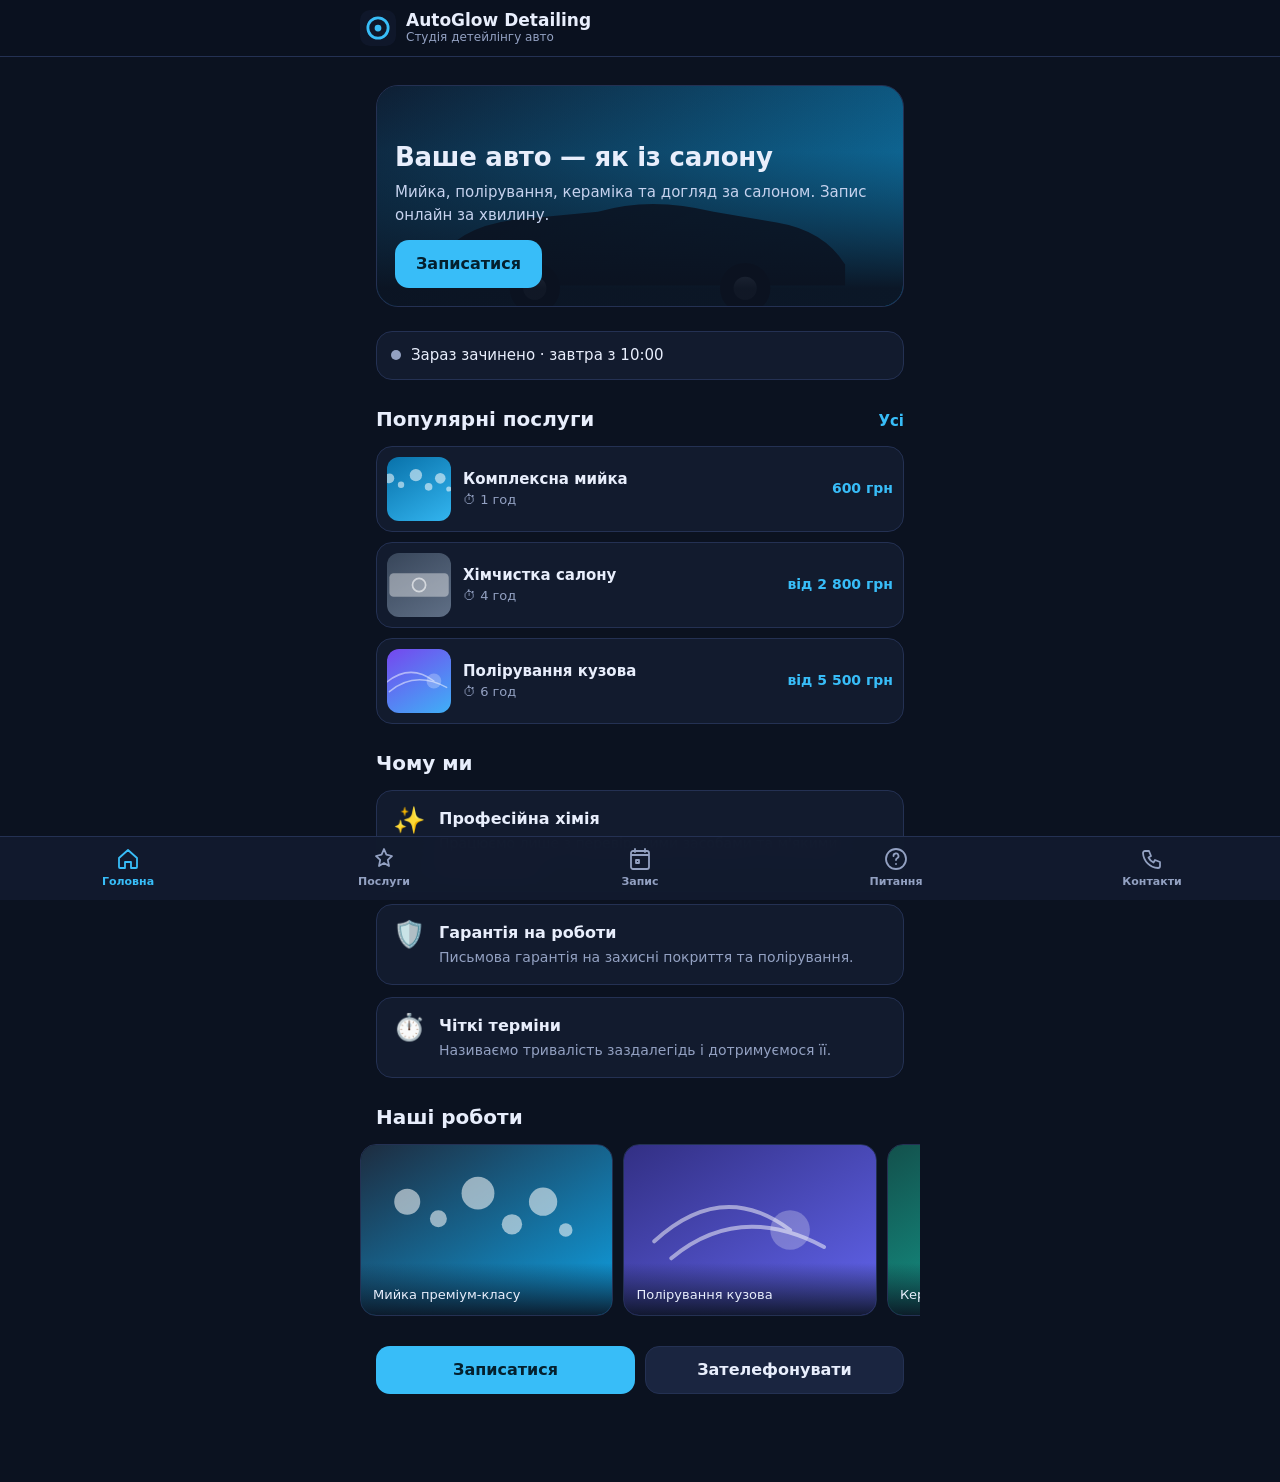
<file: index.html>
<!doctype html>
<html lang="uk">
<head>
  <meta charset="utf-8">
  <meta name="viewport" content="width=device-width, initial-scale=1, viewport-fit=cover">
  <title>Детейлінг-студія</title>
  <meta name="description" content="Студія детейлінгу авто: послуги та онлайн-запис">
  <meta name="theme-color" content="#0f172a">
  <link rel="manifest" href="manifest.webmanifest">
  <link rel="icon" href="assets/logo.svg" type="image/svg+xml">
  <link rel="apple-touch-icon" href="assets/icon-180.png">
  <meta name="apple-mobile-web-app-capable" content="yes">
  <meta name="mobile-web-app-capable" content="yes">
  <meta name="apple-mobile-web-app-status-bar-style" content="black-translucent">
  <link rel="stylesheet" href="styles.css">
</head>
<body>
  <header class="topbar">
    <a class="brand" href="#/home" aria-label="На головну">
      <img class="brand-logo" id="brand-logo" alt="" width="36" height="36">
      <span class="brand-text">
        <span class="brand-name" id="brand-name"></span>
        <span class="brand-tag" id="brand-tag"></span>
      </span>
    </a>
    <span class="demo-tag" id="demo-tag" hidden title="База даних не підключена: дані зберігаються лише в цьому браузері">демо</span>
  </header>

  <main id="view" class="view" tabindex="-1" aria-live="polite"></main>

  <nav class="tabbar" aria-label="Розділи">
    <a href="#/home" data-route="home">
      <svg viewBox="0 0 24 24" aria-hidden="true"><path d="M3 11l9-8 9 8v9a1 1 0 0 1-1 1h-5v-6H9v6H4a1 1 0 0 1-1-1z"/></svg>
      <span>Головна</span>
    </a>
    <a href="#/services" data-route="services">
      <svg viewBox="0 0 24 24" aria-hidden="true"><path d="M12 2l2.4 5.6L20 9l-4.2 3.9L17 19l-5-3-5 3 1.2-6.1L4 9l5.6-1.4z"/></svg>
      <span>Послуги</span>
    </a>
    <a href="#/booking" data-route="booking">
      <svg viewBox="0 0 24 24" aria-hidden="true"><path d="M7 2v3M17 2v3M3 8h18M5 4h14a2 2 0 0 1 2 2v14a2 2 0 0 1-2 2H5a2 2 0 0 1-2-2V6a2 2 0 0 1 2-2zM8 13h3v3H8z"/></svg>
      <span>Запис</span>
    </a>
    <a href="#/faq" data-route="faq">
      <svg viewBox="0 0 24 24" aria-hidden="true"><path d="M12 22a10 10 0 1 0 0-20 10 10 0 0 0 0 20zM9.5 9a2.5 2.5 0 1 1 3.6 2.2c-.7.4-1.1 1-1.1 1.8M12 17h.01"/></svg>
      <span>Питання</span>
    </a>
    <a href="#/contacts" data-route="contacts">
      <svg viewBox="0 0 24 24" aria-hidden="true"><path d="M5 4h4l2 5-2.5 1.5a11 11 0 0 0 5 5L15 13l5 2v4a2 2 0 0 1-2 2A16 16 0 0 1 3 6a2 2 0 0 1 2-2z"/></svg>
      <span>Контакти</span>
    </a>
  </nav>

  <noscript><p style="padding:24px">Для роботи застосунку потрібен JavaScript.</p></noscript>

  <script src="studio-config.js"></script>
  <script src="core.js"></script>
  <script src="api.js"></script>
  <script src="app.js"></script>
</body>
</html>
</file>
<file: styles.css>
:root {
  --bg: #0b1220;
  --surface: #121b2e;
  --surface-2: #1a2540;
  --line: #243153;
  --text: #e8eefc;
  --muted: #93a1c2;
  --accent: #38bdf8;
  --accent-ink: #04202e;
  --ok: #34d399;
  --radius: 16px;
  --tab-h: 64px;
  --safe-b: env(safe-area-inset-bottom, 0px);
  --safe-t: env(safe-area-inset-top, 0px);
}

* { box-sizing: border-box; }
html { -webkit-text-size-adjust: 100%; }
body {
  margin: 0;
  background: var(--bg);
  color: var(--text);
  font: 16px/1.5 system-ui, -apple-system, "Segoe UI", Roboto, "Helvetica Neue", Arial, sans-serif;
  -webkit-tap-highlight-color: transparent;
}
img { display: block; max-width: 100%; }
a { color: inherit; text-decoration: none; }
h1, h2, h3, p { margin: 0; }

/* ── Шапка ─────────────────────────────── */
.topbar {
  position: sticky; top: 0; z-index: 10;
  padding: calc(10px + var(--safe-t)) 16px 10px;
  background: rgba(11, 18, 32, .92);
  backdrop-filter: blur(10px);
  border-bottom: 1px solid var(--line);
}
.brand { display: flex; align-items: center; gap: 10px; max-width: 560px; margin: 0 auto; }
.brand-logo { width: 36px; height: 36px; border-radius: 10px; }
.brand-text { display: flex; flex-direction: column; line-height: 1.15; }
.brand-name { font-weight: 700; font-size: 17px; }
.brand-tag { font-size: 12px; color: var(--muted); }

/* ── Основна область ───────────────────── */
.view {
  max-width: 560px; margin: 0 auto;
  padding: 16px 16px calc(var(--tab-h) + var(--safe-b) + 24px);
  outline: none;
}
.view > * + * { margin-top: 24px; }

.section-title { font-size: 20px; font-weight: 700; margin-bottom: 12px; }
.page-title { font-size: 26px; font-weight: 800; letter-spacing: -.01em; }
.page-lead { color: var(--muted); margin-top: 6px; }
.row-head { display: flex; align-items: baseline; justify-content: space-between; margin-bottom: 12px; }
.row-head .section-title { margin: 0; }
.link { color: var(--accent); font-weight: 600; font-size: 15px; }

/* ── Кнопки ────────────────────────────── */
.btn {
  display: inline-flex; align-items: center; justify-content: center; gap: 8px;
  min-height: 48px; padding: 0 20px;
  border-radius: 14px; border: 1px solid transparent;
  font: inherit; font-weight: 700; cursor: pointer;
  background: var(--accent); color: var(--accent-ink);
}
.btn:active { transform: translateY(1px); }
.btn.secondary { background: var(--surface-2); color: var(--text); border-color: var(--line); }
.btn.block { width: 100%; }
.btn-row { display: flex; gap: 10px; flex-wrap: wrap; }
.btn-row .btn { flex: 1 1 150px; }

/* ── Hero ──────────────────────────────── */
.hero {
  position: relative; overflow: hidden;
  border-radius: 22px; border: 1px solid var(--line);
  background: var(--surface);
}
.hero-img { width: 100%; height: 220px; object-fit: cover; }
.hero::after {
  content: ""; position: absolute; inset: 0;
  background: linear-gradient(to top, rgba(11,18,32,.96) 8%, rgba(11,18,32,.2) 70%);
  pointer-events: none;
}
.hero-body { position: absolute; left: 0; right: 0; bottom: 0; z-index: 1; padding: 18px; }
.hero h1 { font-size: 26px; line-height: 1.15; font-weight: 800; letter-spacing: -.01em; }
.hero p { color: #c6d2ee; margin: 8px 0 14px; font-size: 15px; }

/* ── Статус «зараз» ────────────────────── */
.status {
  display: flex; align-items: center; gap: 10px;
  padding: 12px 14px; border-radius: var(--radius);
  background: var(--surface); border: 1px solid var(--line);
  font-size: 15px;
}
.dot { width: 10px; height: 10px; border-radius: 50%; background: var(--muted); flex: none; }
.dot.on { background: var(--ok); box-shadow: 0 0 0 4px rgba(52,211,153,.18); }

/* ── Переваги ──────────────────────────── */
.cards { display: grid; gap: 12px; }
.card {
  background: var(--surface); border: 1px solid var(--line);
  border-radius: var(--radius); padding: 16px;
}
.highlight { display: flex; gap: 14px; align-items: flex-start; }
.highlight .ico { font-size: 26px; line-height: 1; }
.highlight h3 { font-size: 16px; margin-bottom: 2px; }
.highlight p { color: var(--muted); font-size: 14px; }

/* ── Послуги ───────────────────────────── */
.service {
  overflow: hidden; padding: 0;
  background: var(--surface); border: 1px solid var(--line);
  border-radius: var(--radius);
}
.service-img { width: 100%; height: 150px; object-fit: cover; background: var(--surface-2); }
.service-body { padding: 14px 16px 16px; }
.service h3 { font-size: 18px; }
.service .short { color: var(--muted); font-size: 14px; margin-top: 4px; }
.meta { display: flex; flex-wrap: wrap; gap: 8px; margin-top: 12px; }
.chip {
  display: inline-flex; align-items: center; gap: 6px;
  padding: 5px 11px; border-radius: 999px;
  background: var(--surface-2); border: 1px solid var(--line);
  font-size: 13px; color: var(--text);
}
.chip.price { background: rgba(56,189,248,.12); border-color: rgba(56,189,248,.35); color: var(--accent); font-weight: 700; }
.service details { margin-top: 12px; border-top: 1px solid var(--line); padding-top: 10px; }
.service summary { cursor: pointer; color: var(--accent); font-weight: 600; font-size: 14px; list-style: none; }
.service summary::-webkit-details-marker { display: none; }
.service details p { color: var(--muted); font-size: 14px; margin-top: 8px; }
.service ul { margin: 8px 0 0; padding-left: 20px; color: var(--text); font-size: 14px; }
.service ul li + li { margin-top: 3px; }
.service .btn { margin-top: 14px; }

/* Компактна картка для Головної */
.mini-list { display: grid; gap: 10px; }
.mini {
  display: flex; align-items: center; gap: 12px; padding: 10px;
  background: var(--surface); border: 1px solid var(--line); border-radius: var(--radius);
}
.mini img { width: 64px; height: 64px; border-radius: 12px; object-fit: cover; flex: none; }
.mini .t { flex: 1; min-width: 0; }
.mini h3 { font-size: 15px; }
.mini .s { color: var(--muted); font-size: 13px; }
.mini .p { font-weight: 700; color: var(--accent); white-space: nowrap; font-size: 14px; }

/* ── Галерея ───────────────────────────── */
.gallery {
  display: flex; gap: 10px; overflow-x: auto; scroll-snap-type: x mandatory;
  margin: 0 -16px; padding: 0 16px 6px; scrollbar-width: none;
}
.gallery::-webkit-scrollbar { display: none; }
.shot { flex: 0 0 72%; scroll-snap-align: start; position: relative; border-radius: var(--radius); overflow: hidden; border: 1px solid var(--line); }
.shot img { width: 100%; height: 170px; object-fit: cover; }
.shot span {
  position: absolute; left: 0; right: 0; bottom: 0; padding: 22px 12px 10px; font-size: 13px;
  background: linear-gradient(to top, rgba(11,18,32,.9), transparent);
}

/* ── Заглушка розділу ──────────────────── */
.stub { text-align: center; padding: 40px 20px; }
.stub .big { font-size: 40px; }
.stub h2 { margin: 10px 0 6px; font-size: 20px; }
.stub p { color: var(--muted); }

/* ── Загальне для форм і сторінок ──────── */
.brand { position: relative; }
.demo-tag {
  position: absolute; right: 16px; top: calc(50% + var(--safe-t) / 2); transform: translateY(-50%);
  padding: 2px 9px; border-radius: 999px; font-size: 11px; font-weight: 700; letter-spacing: .04em;
  background: rgba(251,191,36,.14); color: #fbbf24; border: 1px solid rgba(251,191,36,.4);
}
.topbar { display: flex; align-items: center; }
.topbar .brand { flex: 1; }
.demo-tag { position: static; transform: none; flex: none; }
.muted { color: var(--muted); }
.small { font-size: 13px; }
.empty { text-align: center; padding: 28px 0; }
.mini-title { font-size: 16px; margin: 0 0 8px; }
.link-btn { background: none; border: 0; padding: 6px 0; color: var(--accent); font: inherit; font-weight: 600; font-size: 15px; cursor: pointer; }
.muted-link { color: var(--muted); font-size: 13px; font-weight: 500; display: block; margin: 14px auto 0; text-decoration: underline; }
.link.small { display: inline-block; margin-top: 4px; font-size: 14px; }

.alert { padding: 12px 14px; border-radius: 12px; font-size: 14px; border: 1px solid var(--line); background: var(--surface); }
.alert.err { background: rgba(248,113,113,.1); border-color: rgba(248,113,113,.45); color: #fecaca; }
.alert.ok { background: rgba(52,211,153,.1); border-color: rgba(52,211,153,.4); color: #a7f3d0; }
.alert.info { background: rgba(56,189,248,.08); border-color: rgba(56,189,248,.35); color: #bae6fd; }

.btn[disabled] { opacity: .55; pointer-events: none; }
.card > .btn.block { margin-top: 12px; }
.btn.small { min-height: 38px; padding: 0 14px; font-size: 14px; border-radius: 11px; }
.btn.danger { color: #fca5a5; border-color: rgba(248,113,113,.4); }
.btn.file { cursor: pointer; }

.form { display: grid; gap: 14px; }
.card.form { padding: 16px; }
.field { display: grid; gap: 6px; }
.field > span { font-size: 13px; color: var(--muted); font-weight: 600; }
.field input, .field textarea, .field select {
  width: 100%; min-height: 48px; padding: 11px 14px; border-radius: 12px;
  background: var(--surface-2); border: 1px solid var(--line); color: var(--text);
  font: inherit; font-size: 16px; /* 16px — щоб iOS не наближав сторінку */
}
.field textarea { resize: vertical; min-height: 84px; }
.field input:focus, .field textarea:focus { outline: 2px solid var(--accent); outline-offset: 1px; border-color: transparent; }
.field-row { display: grid; grid-template-columns: 1fr 1fr; gap: 12px; }
.check-row { display: flex; align-items: center; gap: 10px; font-size: 15px; }
.check-row input { width: 20px; height: 20px; accent-color: var(--accent); }
.hp { position: absolute; left: -9999px; width: 1px; height: 1px; opacity: 0; }

/* ── Запис ─────────────────────────────── */
.step { scroll-margin-top: 76px; }
.step + .step { margin-top: 22px; }
.step-title { display: flex; align-items: center; gap: 10px; font-size: 18px; font-weight: 700; margin-bottom: 10px; }
.step-sub { margin: -4px 0 10px 36px; font-size: 14px; }
.num { display: inline-grid; place-items: center; width: 26px; height: 26px; border-radius: 50%; background: var(--accent); color: var(--accent-ink); font-size: 14px; font-weight: 800; }
.choice-list { display: grid; gap: 10px; }
.choice {
  display: flex; flex-direction: column; align-items: flex-start; gap: 2px; text-align: left; width: 100%;
  padding: 13px 14px; border-radius: 14px; background: var(--surface); border: 1.5px solid var(--line); color: var(--text); font: inherit; cursor: pointer;
}
.choice .c-name { font-weight: 700; }
.choice .c-meta { color: var(--muted); font-size: 14px; }
.choice.selected { border-color: var(--accent); background: rgba(56,189,248,.1); }
.dates { display: flex; gap: 8px; overflow-x: auto; margin: 0 -16px; padding: 2px 16px 8px; scroll-snap-type: x proximity; scrollbar-width: none; }
.dates::-webkit-scrollbar { display: none; }
.date {
  flex: 0 0 62px; display: flex; flex-direction: column; align-items: center; gap: 1px; padding: 9px 0; scroll-snap-align: start;
  border-radius: 14px; background: var(--surface); border: 1.5px solid var(--line); color: var(--text); font: inherit; cursor: pointer;
}
.date .dw { font-size: 12px; color: var(--muted); text-transform: uppercase; }
.date .dd { font-size: 20px; font-weight: 800; line-height: 1.15; }
.date .dm { font-size: 12px; color: var(--muted); }
.date.selected { border-color: var(--accent); background: var(--accent); color: var(--accent-ink); }
.date.selected .dw, .date.selected .dm { color: var(--accent-ink); }
.date:disabled { opacity: .35; cursor: not-allowed; }
.slots { display: grid; grid-template-columns: repeat(4, 1fr); gap: 8px; }
.slot {
  min-height: 46px; border-radius: 12px; background: var(--surface); border: 1.5px solid var(--line);
  color: var(--text); font: inherit; font-weight: 700; font-size: 16px; cursor: pointer;
}
.slot.selected { background: var(--accent); border-color: var(--accent); color: var(--accent-ink); }
.summary {
  display: flex; flex-direction: column; gap: 2px; padding: 12px 14px; border-radius: 12px;
  background: rgba(56,189,248,.08); border: 1px dashed rgba(56,189,248,.4); font-size: 14px;
}
.summary strong { font-size: 16px; }
.summary span { color: var(--muted); }
.done { text-align: center; }
.done > * + * { margin-top: 14px; }
.check { width: 64px; height: 64px; margin: 0 auto; display: grid; place-items: center; border-radius: 50%; font-size: 34px; font-weight: 800; background: rgba(52,211,153,.15); color: var(--ok); border: 2px solid var(--ok); }
.kvs { text-align: left; border-top: 1px solid var(--line); }
.kv { display: flex; justify-content: space-between; gap: 16px; padding: 10px 0; border-bottom: 1px solid var(--line); font-size: 15px; }
.kv span { color: var(--muted); flex: none; }
.kv strong { text-align: right; font-weight: 600; }

/* ── Питання ───────────────────────────── */
#faq-root > * + * { margin-top: 16px; }
.faq-grid { display: grid; grid-template-columns: 1fr 1fr; gap: 10px; }
.faq-btn {
  min-height: 56px; padding: 10px 12px; border-radius: 14px; background: var(--surface); border: 1.5px solid var(--line);
  color: var(--text); font: inherit; font-weight: 600; cursor: pointer; text-align: center;
}
.faq-btn.on { border-color: var(--accent); background: rgba(56,189,248,.12); color: var(--accent); }
.faq-answer { scroll-margin-top: 76px; }
.faq-answer h3 { font-size: 17px; margin-bottom: 6px; }
.faq-answer p { color: #d3dcf3; margin-bottom: 14px; }
.faq-hint { text-align: center; }

/* ── Контакти ──────────────────────────── */
.info { display: grid; gap: 14px; }
.info-row { display: flex; gap: 14px; align-items: flex-start; }
.info-row .ico { font-size: 22px; line-height: 1.3; }
.info-row .lbl { font-size: 12px; color: var(--muted); text-transform: uppercase; letter-spacing: .05em; }
.info-row a, .info-row span { font-size: 16px; }
.info-row a:not(.link) { color: var(--accent); font-weight: 600; }
.hours { padding: 6px 16px; }
.hours-row { display: flex; justify-content: space-between; padding: 10px 0; border-bottom: 1px solid var(--line); font-size: 15px; }
.hours-row:last-child { border-bottom: 0; }
.hours-row.today { color: var(--accent); font-weight: 700; }
.owner-link { text-align: center; font-size: 13px; }
.owner-link a { color: var(--muted); text-decoration: underline; }

/* ── Кабінет ───────────────────────────── */
#owner-root > * + * { margin-top: 16px; }
.pills { display: flex; gap: 8px; overflow-x: auto; scrollbar-width: none; margin: 0 -16px; padding: 0 16px; }
.pills::-webkit-scrollbar { display: none; }
.pill {
  flex: none; min-height: 40px; padding: 0 16px; border-radius: 999px; background: var(--surface); border: 1px solid var(--line);
  color: var(--muted); font: inherit; font-weight: 600; font-size: 15px; cursor: pointer;
}
.pill.on { background: var(--accent); border-color: var(--accent); color: var(--accent-ink); }
.pill .count { display: inline-grid; place-items: center; min-width: 20px; height: 20px; padding: 0 6px; margin-left: 4px; border-radius: 10px; background: #f87171; color: #fff; font-size: 12px; font-weight: 800; }
.pills.small .pill { min-height: 34px; padding: 0 13px; font-size: 14px; }
.subbar { display: flex; align-items: center; justify-content: space-between; flex-wrap: wrap; gap: 6px 10px; }
.subbar .pills { flex-wrap: wrap; overflow: visible; margin: 0; padding: 0; flex: 1 1 auto; }
.bk { background: var(--surface); border: 1px solid var(--line); border-radius: var(--radius); padding: 14px; display: grid; gap: 4px; }
.bk-new { border-left: 4px solid #fbbf24; }
.bk-confirmed { border-left: 4px solid var(--ok); }
.bk-cancelled { opacity: .65; border-left: 4px solid #64748b; }
.bk-top { display: flex; justify-content: space-between; gap: 8px; align-items: center; }
.bk-when { font-weight: 800; font-size: 16px; }
.bk-svc { color: var(--muted); font-size: 14px; }
.bk-client { font-size: 15px; }
.bk-client a { color: var(--accent); font-weight: 600; }
.bk-actions { display: flex; gap: 8px; margin-top: 8px; }
.badge { padding: 3px 10px; border-radius: 999px; font-size: 12px; font-weight: 700; background: var(--surface-2); }
.badge.new { background: rgba(251,191,36,.15); color: #fbbf24; }
.badge.confirmed { background: rgba(52,211,153,.15); color: var(--ok); }
.badge.cancelled { background: rgba(148,163,184,.15); color: #94a3b8; }
.editor { background: var(--surface); border: 1px solid var(--line); border-radius: var(--radius); }
.editor + .editor { margin-top: 10px; }
.editor summary { display: flex; justify-content: space-between; align-items: center; gap: 10px; padding: 14px 16px; cursor: pointer; font-weight: 700; list-style: none; }
.editor summary::-webkit-details-marker { display: none; }
.editor summary small { color: var(--accent); font-weight: 700; white-space: nowrap; }
.editor-body { display: grid; gap: 12px; padding: 0 16px 16px; }
.thumb { width: 100%; max-width: 220px; height: 120px; object-fit: cover; border-radius: 12px; background: var(--surface-2); }
.thumb.wide { max-width: none; height: 150px; margin-bottom: 10px; }
.editor-body .btn.file { justify-self: start; }
.gal-item { display: flex; gap: 12px; align-items: flex-start; margin-top: 10px; }
.gal-item .thumb { width: 96px; height: 96px; flex: none; }
.gal-fields { flex: 1; min-width: 0; display: grid; gap: 10px; }
.gal-fields .btn-row .btn { flex: 1 1 100px; }
.closed-day { display: flex; justify-content: space-between; align-items: center; gap: 10px; padding: 12px 14px; }

/* ── Нижня навігація ───────────────────── */
.tabbar {
  position: fixed; left: 0; right: 0; bottom: 0; z-index: 20;
  display: grid; grid-template-columns: repeat(5, 1fr);
  height: calc(var(--tab-h) + var(--safe-b)); padding-bottom: var(--safe-b);
  background: rgba(18, 27, 46, .96); backdrop-filter: blur(10px);
  border-top: 1px solid var(--line);
}
.tabbar a {
  display: flex; flex-direction: column; align-items: center; justify-content: center; gap: 3px;
  color: var(--muted); font-size: 11px; font-weight: 600;
}
.tabbar svg { width: 24px; height: 24px; fill: none; stroke: currentColor; stroke-width: 1.8; stroke-linecap: round; stroke-linejoin: round; }
.tabbar a.active { color: var(--accent); }

@media (min-width: 640px) {
  .view { padding-top: 28px; }
  .shot { flex-basis: 48%; }
}

@media (prefers-reduced-motion: no-preference) {
  .view > * { animation: rise .35s ease both; }
  @keyframes rise { from { opacity: 0; transform: translateY(8px); } to { opacity: 1; transform: none; } }
}

/* ── Підказка «Додати на головний екран» ── */
.install {
  position: fixed; z-index: 30; left: 12px; right: 12px; max-width: 536px; margin: 0 auto;
  bottom: calc(var(--tab-h) + var(--safe-b) + 12px);
  display: flex; align-items: center; gap: 12px; padding: 12px 14px;
  background: var(--surface-2); border: 1px solid var(--accent); border-radius: 18px;
  box-shadow: 0 12px 40px rgba(0, 0, 0, .55); animation: rise .35s ease both;
}
.install-ico { width: 44px; height: 44px; border-radius: 11px; flex: none; }
.install-text { flex: 1; min-width: 0; display: grid; gap: 2px; font-size: 13px; line-height: 1.35; }
.install-text strong { font-size: 15px; }
.install-text span { color: var(--muted); }
.install .ios-share { color: var(--accent); font-size: 16px; }
.install-x { flex: none; width: 34px; height: 34px; border-radius: 50%; border: 0; background: transparent; color: var(--muted); font-size: 16px; cursor: pointer; }
.install { align-items: flex-start; }
.install-text .install-note { color: var(--text); font-size: 14px; font-weight: 600; }
.install-text ol { margin: 4px 0 0; padding-left: 18px; color: var(--muted); }
.install-text ol li + li { margin-top: 3px; }
.install-text b { color: var(--text); }
.install .btn.small { align-self: center; }
</file>
